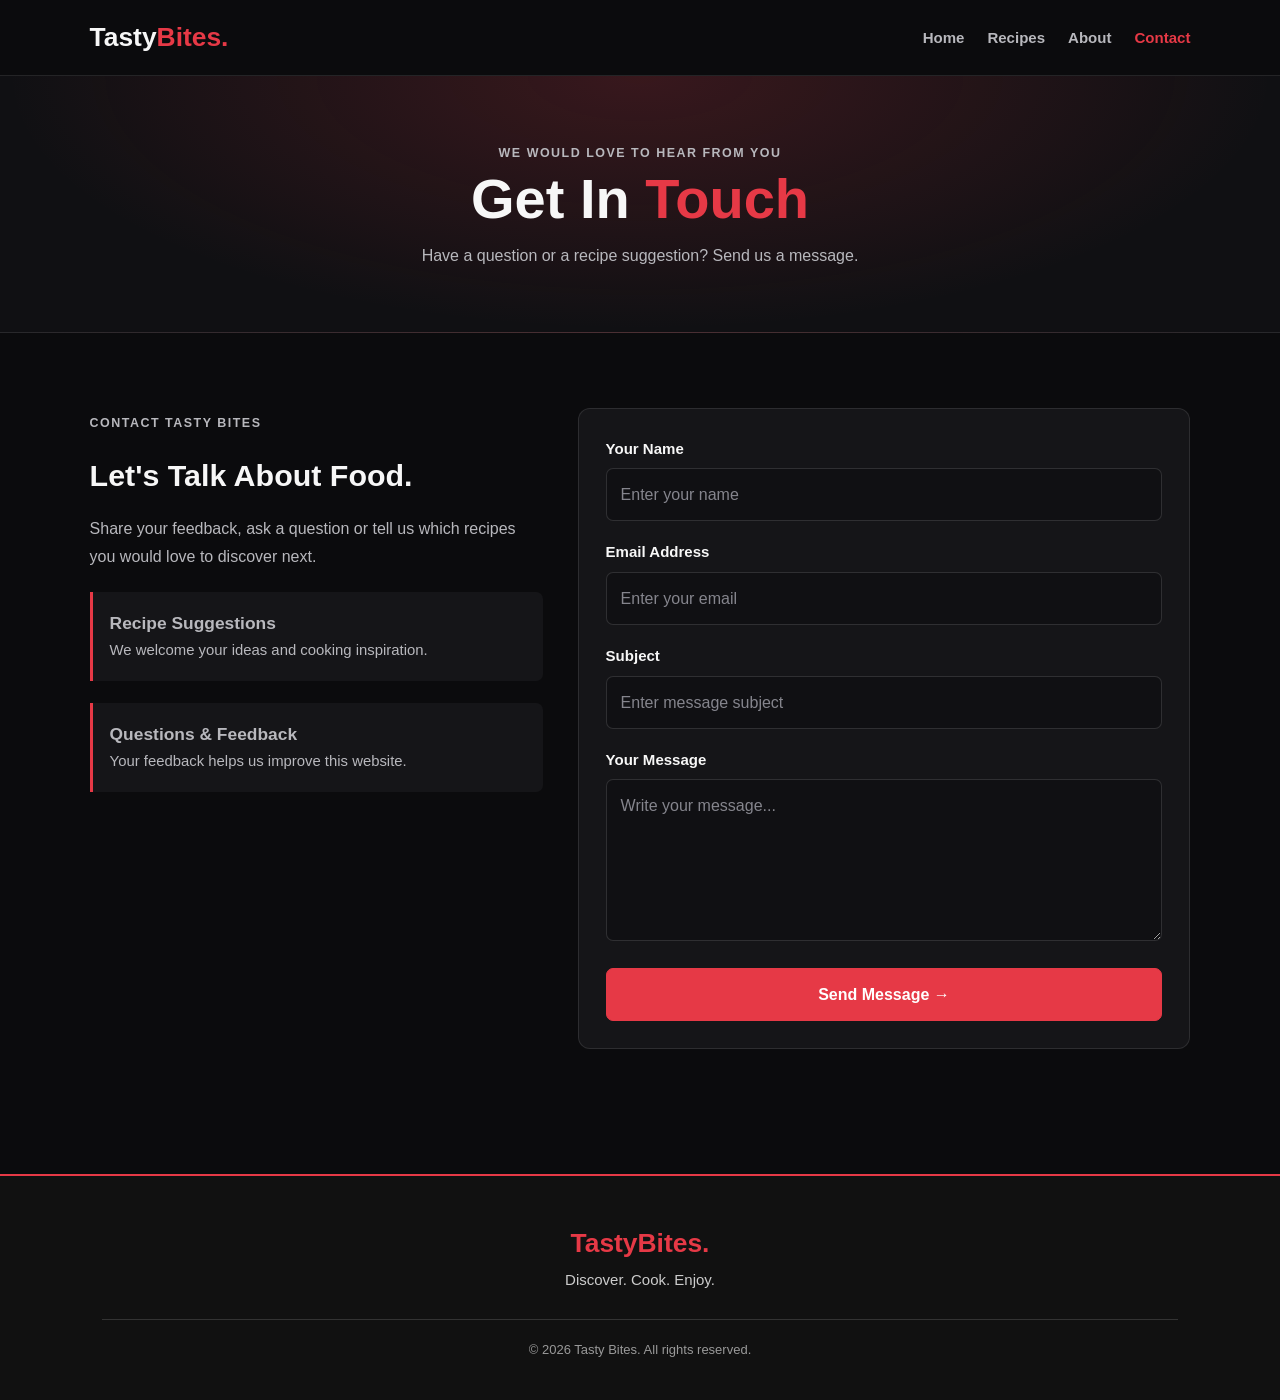
<file: contact.html>
<!DOCTYPE html>
<html lang="en">
<head>
    <meta charset="UTF-8">
    <meta name="viewport" content="width=device-width, initial-scale=1.0">

    <title>Contact Us | Tasty Bites</title>

    <link rel="stylesheet" href="style.css">
    <script src="script.js" defer></script>
</head>
<body>

    <!-- Header -->
    <header class="header">
        <a href="index.html" class="logo">Tasty<span>Bites.</span></a>

        <nav class="navbar">
            <a href="index.html">Home</a>
            <a href="recipe.html">Recipes</a>
            <a href="about.html">About</a>
            <a href="contact.html" class="active">Contact</a>
        </nav>
    </header>

    <main>

        <!-- Page Heading -->
        <section class="page-banner">
            <p class="eyebrow">WE WOULD LOVE TO HEAR FROM YOU</p>
            <h1>Get In <span>Touch</span></h1>
            <p>Have a question or a recipe suggestion? Send us a message.</p>
        </section>

        <!-- Contact Section -->
        <section class="section">
            <div class="contact-layout">

                <div class="contact-info">
                    <p class="eyebrow">CONTACT TASTY BITES</p>

                    <h2>Let's Talk About <span>Food.</span></h2>

                    <p>
                        Share your feedback, ask a question or tell us
                        which recipes you would love to discover next.
                    </p>

                    <div class="contact-note">
                        <h3>Recipe Suggestions</h3>
                        <p>We welcome your ideas and cooking inspiration.</p>
                    </div>

                    <div class="contact-note">
                        <h3>Questions & Feedback</h3>
                        <p>Your feedback helps us improve this website.</p>
                    </div>
                </div>

                <form class="contact-form" id="contactForm">

                    <div class="form-group">
                        <label for="name">Your Name</label>
                        <input
                            type="text"
                            id="name"
                            name="name"
                            placeholder="Enter your name"
                            required>
                    </div>

                    <div class="form-group">
                        <label for="email">Email Address</label>
                        <input
                            type="email"
                            id="email"
                            name="email"
                            placeholder="Enter your email"
                            required>
                    </div>

                    <div class="form-group">
                        <label for="subject">Subject</label>
                        <input
                            type="text"
                            id="subject"
                            name="subject"
                            placeholder="Enter message subject"
                            required>
                    </div>

                    <div class="form-group">
                        <label for="message">Your Message</label>
                        <textarea
                            id="message"
                            name="message"
                            rows="5"
                            placeholder="Write your message..."
                            required></textarea>
                    </div>

                    <button type="submit" class="btn">
                        Send Message &rarr;
                    </button>

                    <p id="formMessage" class="form-message"
                       aria-live="polite"></p>

                </form>

            </div>
        </section>

    </main>

    <!-- Footer -->
    <footer class="footer">
        <a href="index.html" class="logo">Tasty<span>Bites.</span></a>
        <p>Discover. Cook. Enjoy.</p>
        <p class="copyright">
            &copy; 2026 Tasty Bites. All rights reserved.
        </p>
    </footer>

</body>
</html>
</file>
<file: style.css>
/* =================================
   TASTY BITES - MAIN CSS
   Black, Red & White Theme
================================= */

:root {
    --bg: #0b0b0d;
    --surface: #151518;
    --surface-light: #202024;
    --red: #e63946;
    --white: #f7f7f7;
    --muted: #b8b8bd;
    --border: rgba(255, 255, 255, 0.1);
}

* {
    margin: 0;
    padding: 0;
    box-sizing: border-box;
}

html {
    scroll-behavior: smooth;
    scroll-padding-top: 90px;
}

body {
    background: var(--bg);
    color: var(--white);
    font-family: Arial, Helvetica, sans-serif;
    line-height: 1.7;
    overflow-x: hidden;
}

::selection {
    background: var(--red);
    color: white;
}

img {
    display: block;
    max-width: 100%;
}

a {
    color: inherit;
    text-decoration: none;
}

button,
input,
textarea {
    font: inherit;
}

[hidden] {
    display: none !important;
}

/* HEADER */

.header {
    min-height: 76px;
    padding: 15px 7%;
    display: flex;
    align-items: center;
    justify-content: space-between;
    gap: 20px;
    background: #0b0b0d;
    border-bottom: 1px solid var(--border);
    position: sticky;
    top: 0;
    z-index: 1000;
}

.logo {
    color: var(--white);
    font-size: 1.65rem;
    font-weight: 800;
    white-space: nowrap;
}

.logo span,
.hero h1 span,
.page-banner h1 span,
.category-content h2 span {
    color: var(--red);
}

.navbar {
    display: flex;
    align-items: center;
    justify-content: flex-end;
    flex-wrap: wrap;
    gap: 23px;
}

.navbar a {
    color: var(--muted);
    font-size: 0.94rem;
    font-weight: 600;
    transition: color 0.25s ease;
}

.navbar a:hover,
.navbar a.active {
    color: var(--red);
}

/* BUTTONS */

.btn {
    display: inline-flex;
    align-items: center;
    justify-content: center;
    padding: 12px 24px;
    border: 1px solid var(--red);
    border-radius: 7px;
    background: var(--red);
    color: white;
    font-weight: 700;
    cursor: pointer;
    transition: 0.3s ease;
}

.btn:hover {
    background: transparent;
    color: var(--red);
    transform: translateY(-3px);
    box-shadow: 0 8px 22px rgba(230, 57, 70, 0.18);
}

.eyebrow,
.category-label {
    display: inline-block;
    color: var(--red);
    font-size: 0.78rem;
    font-weight: 800;
    letter-spacing: 1.5px;
    text-transform: uppercase;
}

.eyebrow {
    margin-bottom: 12px;
}

/* HOME HERO */

.hero {
    min-height: 530px;
    padding: 85px 7%;
    display: flex;
    align-items: center;
    background:
        radial-gradient(
            ellipse at 85% 45%,
            rgba(230, 57, 70, 0.18),
            transparent 40%
        ),
        linear-gradient(115deg, #0b0b0d, #151013);
}

.hero-content {
    width: 100%;
    max-width: 690px;
}

.hero h1 {
    margin-bottom: 18px;
    font-size: clamp(2.6rem, 6vw, 4.8rem);
    line-height: 1.12;
    letter-spacing: -1.5px;
}

.hero-text {
    max-width: 570px;
    margin-bottom: 28px;
    color: var(--muted);
    font-size: 1.05rem;
}

/* COMMON SECTIONS */

.section {
    padding: 75px 7%;
}

.section-heading {
    display: flex;
    align-items: flex-end;
    justify-content: space-between;
    gap: 20px;
    margin-bottom: 30px;
}

.section-heading h2,
.cta-section h2,
.values-section h2 {
    font-size: clamp(1.8rem, 3vw, 2.5rem);
    line-height: 1.3;
}

.text-link {
    color: var(--red);
    font-weight: 700;
    white-space: nowrap;
    transition: 0.25s ease;
}

.text-link:hover,
.card-link:hover {
    color: #ff858d;
}

/* RECIPE CARDS */

.recipe-grid {
    display: grid;
    grid-template-columns: repeat(3, minmax(0, 1fr));
    gap: 25px;
}

.recipe-card {
    min-width: 0;
    overflow: hidden;
    background: var(--surface);
    border: 1px solid var(--border);
    border-radius: 12px;
    box-shadow: 0 12px 30px rgba(0, 0, 0, 0.22);
    transition: transform 0.3s ease,
                border-color 0.3s ease,
                box-shadow 0.3s ease;
}

.recipe-card:hover {
    transform: translateY(-7px);
    border-color: var(--red);
    box-shadow: 0 18px 35px rgba(0, 0, 0, 0.4);
}

.recipe-card > img {
    width: 100%;
    height: 220px;
    object-fit: cover;
    transition: transform 0.4s ease;
}

.recipe-card:hover > img {
    transform: scale(1.04);
}

.card-content {
    padding: 21px;
}

.card-content .category-label {
    margin-bottom: 7px;
    letter-spacing: 1px;
}

.card-content h3 {
    margin-bottom: 9px;
    font-size: 1.28rem;
    line-height: 1.4;
}

.card-description {
    margin-bottom: 16px;
    color: var(--muted);
    font-size: 0.94rem;
}

.card-link {
    color: var(--red);
    font-weight: 700;
    transition: color 0.25s ease;
}

/* CALL TO ACTION */

.cta-section {
    margin: 15px 7% 75px;
    padding: 45px 28px;
    text-align: center;
    border: 1px solid rgba(230, 57, 70, 0.3);
    border-radius: 13px;
    background:
        radial-gradient(
            ellipse at top,
            rgba(230, 57, 70, 0.15),
            transparent 70%
        ),
        var(--surface);
}

.cta-section h2 {
    margin-bottom: 12px;
}

.cta-section p {
    max-width: 620px;
    margin: 0 auto 22px;
    color: var(--muted);
}

/* INNER PAGE BANNER */

.page-banner {
    padding: 62px 7%;
    text-align: center;
    background:
        radial-gradient(
            ellipse at top,
            rgba(230, 57, 70, 0.19),
            transparent 70%
        ),
        #101013;
    border-bottom: 1px solid var(--border);
}

.page-banner h1 {
    margin-bottom: 10px;
    font-size: clamp(2.2rem, 4.5vw, 3.5rem);
    line-height: 1.2;
}

.page-banner p {
    max-width: 700px;
    margin: 0 auto;
    color: var(--muted);
}

/* RECIPE SEARCH */

.search-wrapper {
    max-width: 620px;
    margin: 0 auto 35px;
    position: relative;
}

.search-input {
    width: 100%;
    padding: 15px 48px 15px 18px;
    border: 1px solid var(--border);
    border-radius: 8px;
    outline: none;
    background: var(--surface);
    color: var(--white);
    transition: 0.25s ease;
}

.search-input:focus {
    border-color: var(--red);
    box-shadow: 0 0 0 3px rgba(230, 57, 70, 0.12);
}

.search-input::placeholder {
    color: #85858d;
}

.search-icon {
    position: absolute;
    right: 17px;
    top: 50%;
    transform: translateY(-50%);
    color: var(--red);
    pointer-events: none;
}

.no-results {
    padding: 25px 0;
    text-align: center;
    color: var(--muted);
}

/* CATEGORY PAGE */

.category-grid {
    display: grid;
    grid-template-columns: repeat(3, minmax(0, 1fr));
    gap: 24px;
}

.category-card {
    position: relative;
    min-height: 260px;
    overflow: hidden;
    border: 1px solid var(--border);
    border-radius: 12px;
    background: var(--surface);
}

.category-card > img {
    width: 100%;
    height: 290px;
    object-fit: cover;
    transition: transform 0.45s ease;
}

.category-card::after {
    content: "";
    position: absolute;
    inset: 25% 0 0;
    background: linear-gradient(
        transparent,
        rgba(0, 0, 0, 0.95)
    );
    pointer-events: none;
}

.category-card:hover > img {
    transform: scale(1.06);
}

.category-content {
    position: absolute;
    right: 0;
    bottom: 0;
    left: 0;
    z-index: 1;
    padding: 22px;
}

.category-content .category-label {
    margin-bottom: 5px;
}

.category-content h2 {
    margin-bottom: 5px;
    font-size: 1.45rem;
}

.category-content p {
    margin-bottom: 10px;
    color: #dedee1;
    font-size: 0.92rem;
}

.category-link {
    color: white;
    font-weight: 700;
    transition: color 0.25s ease;
}

.category-link:hover {
    color: #ff858d;
}

/* RECIPE DETAIL PAGE */

.detail-layout {
    display: grid;
    grid-template-columns: repeat(2, minmax(0, 1fr));
    align-items: start;
    gap: 38px;
}

.detail-image {
    width: 100%;
    max-height: 530px;
    object-fit: cover;
    border: 1px solid var(--border);
    border-radius: 13px;
}

.detail-content h2 {
    margin: 20px 0 10px;
    font-size: 1.45rem;
}

.detail-content > p {
    color: var(--muted);
}

.recipe-meta {
    display: flex;
    flex-wrap: wrap;
    gap: 10px;
    margin: 18px 0 24px;
}

.recipe-meta span {
    padding: 7px 12px;
    border: 1px solid var(--border);
    border-radius: 6px;
    background: var(--surface);
    color: var(--muted);
    font-size: 0.9rem;
}

.ingredient-list,
.instruction-list {
    padding-left: 22px;
    color: var(--muted);
}

.ingredient-list li,
.instruction-list li {
    margin-bottom: 8px;
    padding-left: 4px;
}

.ingredient-list li::marker,
.instruction-list li::marker {
    color: var(--red);
}

/* ABOUT PAGE */

.about-layout {
    display: grid;
    grid-template-columns: repeat(2, minmax(0, 1fr));
    align-items: center;
    gap: 42px;
}

.about-image {
    width: 100%;
    min-height: 300px;
    max-height: 470px;
    object-fit: cover;
    border: 1px solid var(--border);
    border-radius: 13px;
}

.about-content h2 {
    margin-bottom: 16px;
    font-size: clamp(1.8rem, 3vw, 2.5rem);
    line-height: 1.3;
}

.about-content p {
    margin-bottom: 15px;
    color: var(--muted);
}

.about-content .btn {
    margin-top: 8px;
}

.values-section {
    padding-top: 0;
}

.values-section > h2 {
    margin-bottom: 28px;
    text-align: center;
}

.values-grid {
    display: grid;
    grid-template-columns: repeat(3, minmax(0, 1fr));
    gap: 22px;
}

.value-card {
    padding: 27px 23px;
    border: 1px solid var(--border);
    border-radius: 11px;
    background: var(--surface);
    transition: 0.25s ease;
}

.value-card:hover {
    transform: translateY(-5px);
    border-color: var(--red);
}

.value-number {
    display: inline-block;
    margin-bottom: 13px;
    color: var(--red);
    font-size: 1.7rem;
    font-weight: 800;
}

.value-card h3 {
    margin-bottom: 8px;
}

.value-card p {
    color: var(--muted);
    font-size: 0.94rem;
}

/* CONTACT PAGE */

.contact-layout {
    display: grid;
    grid-template-columns: 0.85fr 1.15fr;
    align-items: start;
    gap: 35px;
}

.contact-info h2 {
    margin-bottom: 14px;
    font-size: 1.9rem;
}

.contact-info > p {
    margin-bottom: 16px;
    color: var(--muted);
}

.contact-note {
    margin-top: 22px;
    padding: 17px;
    border-left: 3px solid var(--red);
    border-radius: 0 7px 7px 0;
    background: var(--surface);
    color: var(--muted);
    font-size: 0.93rem;
}

.contact-form {
    padding: 27px;
    border: 1px solid var(--border);
    border-radius: 12px;
    background: var(--surface);
}

.form-group {
    margin-bottom: 18px;
}

.form-group label {
    display: block;
    margin-bottom: 7px;
    font-weight: 700;
    font-size: 0.94rem;
}

.form-group input,
.form-group textarea {
    width: 100%;
    padding: 12px 14px;
    border: 1px solid rgba(255, 255, 255, 0.13);
    border-radius: 7px;
    outline: none;
    background: #101013;
    color: var(--white);
    resize: vertical;
    transition: 0.25s ease;
}

.form-group input:focus,
.form-group textarea:focus {
    border-color: var(--red);
    box-shadow: 0 0 0 3px rgba(230, 57, 70, 0.1);
}

.form-group input::placeholder,
.form-group textarea::placeholder {
    color: #85858d;
}

.contact-form .btn {
    width: 100%;
}

.form-message {
    margin-top: 15px;
    color: #ff858d;
    font-weight: 600;
}

/* FOOTER */

.footer {
    padding: 27px 7%;
    text-align: center;
    border-top: 1px solid var(--border);
    background: #080809;
}

.footer p {
    color: var(--muted);
    font-size: 0.92rem;
}

.copyright {
    color: var(--muted);
}

/* TABLET RESPONSIVE */

@media (max-width: 950px) {
    .header {
        padding-right: 5%;
        padding-left: 5%;
    }

    .navbar {
        gap: 14px;
    }

    .section,
    .hero {
        padding-right: 5%;
        padding-left: 5%;
    }

    .recipe-grid,
    .category-grid {
        grid-template-columns: repeat(2, minmax(0, 1fr));
    }

    .detail-layout,
    .about-layout,
    .contact-layout {
        gap: 25px;
    }
}

/* MOBILE RESPONSIVE */

@media (max-width: 650px) {
    .header {
        position: relative;
        flex-direction: column;
        gap: 12px;
        padding: 17px 5%;
    }

    .logo {
        font-size: 1.55rem;
    }

    .navbar {
        justify-content: center;
        gap: 10px 16px;
    }

    .navbar a {
        font-size: 0.88rem;
    }

    .hero {
        min-height: 430px;
        padding-top: 60px;
        padding-bottom: 60px;
    }

    .hero h1 {
        letter-spacing: -0.5px;
    }

    .section {
        padding-top: 55px;
        padding-bottom: 55px;
    }

    .section-heading {
        align-items: flex-start;
        flex-direction: column;
        gap: 10px;
    }

    .recipe-grid,
    .category-grid,
    .values-grid,
    .detail-layout,
    .about-layout,
    .contact-layout {
        grid-template-columns: 1fr;
    }

    .recipe-card > img {
        height: 230px;
    }

    .category-card > img {
        height: 270px;
    }

    .page-banner {
        padding: 45px 5%;
    }

    .cta-section {
        margin: 0 5% 55px;
        padding: 35px 20px;
    }

    .about-image {
        min-height: 240px;
    }

    .contact-form {
        padding: 21px;
    }
}

/* HERO SECTION WITH FOOD IMAGE */

.hero {
    display: flex;
    align-items: center;
    justify-content: space-between;
    gap: 45px;
}

.hero-content {
    flex: 1;
    width: auto;
    max-width: 600px;
}

.hero-image {
    flex: 1;
    max-width: 460px;
    position: relative;
}

.hero-image img {
    width: 100%;
    height: 370px;
    object-fit: cover;
    border-radius: 18px;
    border: 2px solid rgba(230, 57, 70, 0.6);
    box-shadow: 0 15px 40px rgba(230, 57, 70, 0.18);
    transition: transform 0.35s ease,
                box-shadow 0.35s ease;
}

.hero-image img:hover {
    transform: scale(1.03);
    box-shadow: 0 18px 45px rgba(230, 57, 70, 0.3);
}

/* MOBILE RESPONSIVE */

@media (max-width: 650px) {
    .hero {
        flex-direction: column;
        align-items: flex-start;
        gap: 30px;
    }

    .hero-content {
        width: 100%;
    }

    .hero-image {
        width: 100%;
        max-width: 100%;
    }

    .hero-image img {
        height: 260px;
    }
}

/* BIGGER AND PROFESSIONAL FOOTER */
.footer {
    background: #111111;
    padding: 45px 8% 25px;
    margin-top: 50px;
    border-top: 2px solid #e63946;
    text-align: center;
}

.footer p {
    color: #cccccc;
    font-size: 15px;
    line-height: 1.9;
    margin-bottom: 12px;
}

.footer a {
    color: #e63946;
    text-decoration: none;
    margin: 0 12px;
    transition: color 0.3s ease;
}

.footer a:hover {
    color: #ffffff;
}

.footer .copyright {
    margin-top: 25px;
    padding-top: 18px;
    border-top: 1px solid #333333;
    font-size: 13px;
    color: #999999;
}

/* HERO SECTION BACKGROUND IMAGE */
.hero {
    position: relative;
    display: flex;
    align-items: center;
    min-height: 460px;
    padding: 70px 7%;
    border-radius: 18px;
    overflow: hidden;

    background:
        linear-gradient(
            90deg,
            rgba(12, 12, 12, 0.9),
            rgba(0, 0, 0, 0.40)
        ),
        url("https://img.magnific.com/free-photo/turkish-stuffed-eggplants-with-ground-beef-vegetables-baked-with-tomato-sauce_2829-11002.jpg?semt=ais_hybrid&w=740&q=80");

    background-size: cover;
    background-position: center 60%;
    background-repeat: no-repeat;
}

/* REMOVE SIDE IMAGE */
.hero-image {
    display: none;
}

/* KEEP HERO TEXT VISIBLE */
.hero-content {
    position: relative;
    z-index: 1;
    max-width: 650px;
}

/* MOBILE VIEW */
@media (max-width: 650px) {
    .hero {
        min-height: 400px;
        padding: 40px 22px;
    }
}

/* CONTACT FORM SUCCESS MESSAGE */
.form-message {
    display: none;
    color: #4ade80;
    background: #202020;
    padding: 15px;
    margin-top: 15px;
    border-radius: 8px;
    border: 1px solid #4ade80;
    line-height: 1.6;
}

#searchButton {
    width: 48px;
    height: 46px;
    flex-shrink: 0;
    border: none;
    border-radius: 10px;
    background: #e63946;
    color: white;
    font-size: 27px;
    display: flex;
    align-items: center;
    justify-content: center;
    cursor: pointer;
    transition: all 0.3s ease;
}



.search-wrapper {
    display: flex;
    flex-direction: row;
    align-items: center;
    gap: 10px;
    width: 100%;
    max-width: 600px;
    margin: 0 auto 35px;
}

.search-input {
    flex: 1;
    width: 0;
    min-width: 0;
}

#searchButton {
    flex-shrink: 0;
    width: 48px;
    height: 46px;
}

.search-wrapper {
    position: relative;
    display: flex;
    align-items: center;
    width: 100%;
    max-width: 600px;
    margin: 0 auto 35px;
    padding: 0;
    background: #202020;
    border: 1px solid #383838;
    border-radius: 12px;
    box-sizing: border-box;
}

.search-input {
    width: 100%;
    flex: 1;
    padding: 14px 60px 14px 16px;
    border: none;
    outline: none;
    background: transparent;
    color: #fff;
    box-sizing: border-box;
}

#searchButton {
    position: absolute;
    right: 6px;
    top: 50%;
    transform: translateY(-50%);
    width: 42px;
    height: 40px;
    border: none;
    border-radius: 8px;
    background: #e63946;
    color: white;
    font-size: 25px;
    display: flex;
    align-items: center;
    justify-content: center;
    cursor: pointer;
}

/* ===== RECIPE DETAILS SECTION ===== */

.detail-layout {
display: flex;
align-items: flex-start;
gap: 25px;
margin-bottom: 40px;
padding: 20px;
background-color: #202020;
border-radius: 12px;
overflow: hidden;
}

.detail-image {
flex: 0 0 250px;
width: 250px;
max-width: 100%;
}

.detail-image img {
width: 100%;
height: 200px;
object-fit: cover;
display: block;
border-radius: 10px;
}

.detail-content {
flex: 1;
min-width: 0;
}

/* ===== RECIPE DETAILS SPACING ===== */

.section {
margin-bottom: 35px;
}

/* ===== MOBILE RESPONSIVE DESIGN ===== */

@media screen and (max-width: 700px) {

.detail-layout {
    flex-direction: column;
    gap: 15px;
    padding: 15px;
}

.detail-image {
    width: 100%;
    flex: 0 0 auto;
}

.detail-image img {
    width: 100%;
    height: 180px;
    object-fit: cover;
}

.detail-content {
    width: 100%;
}

}

/* Space Below Hero Section */
.hero + .section {
padding-top: 25px;
}
</file>
